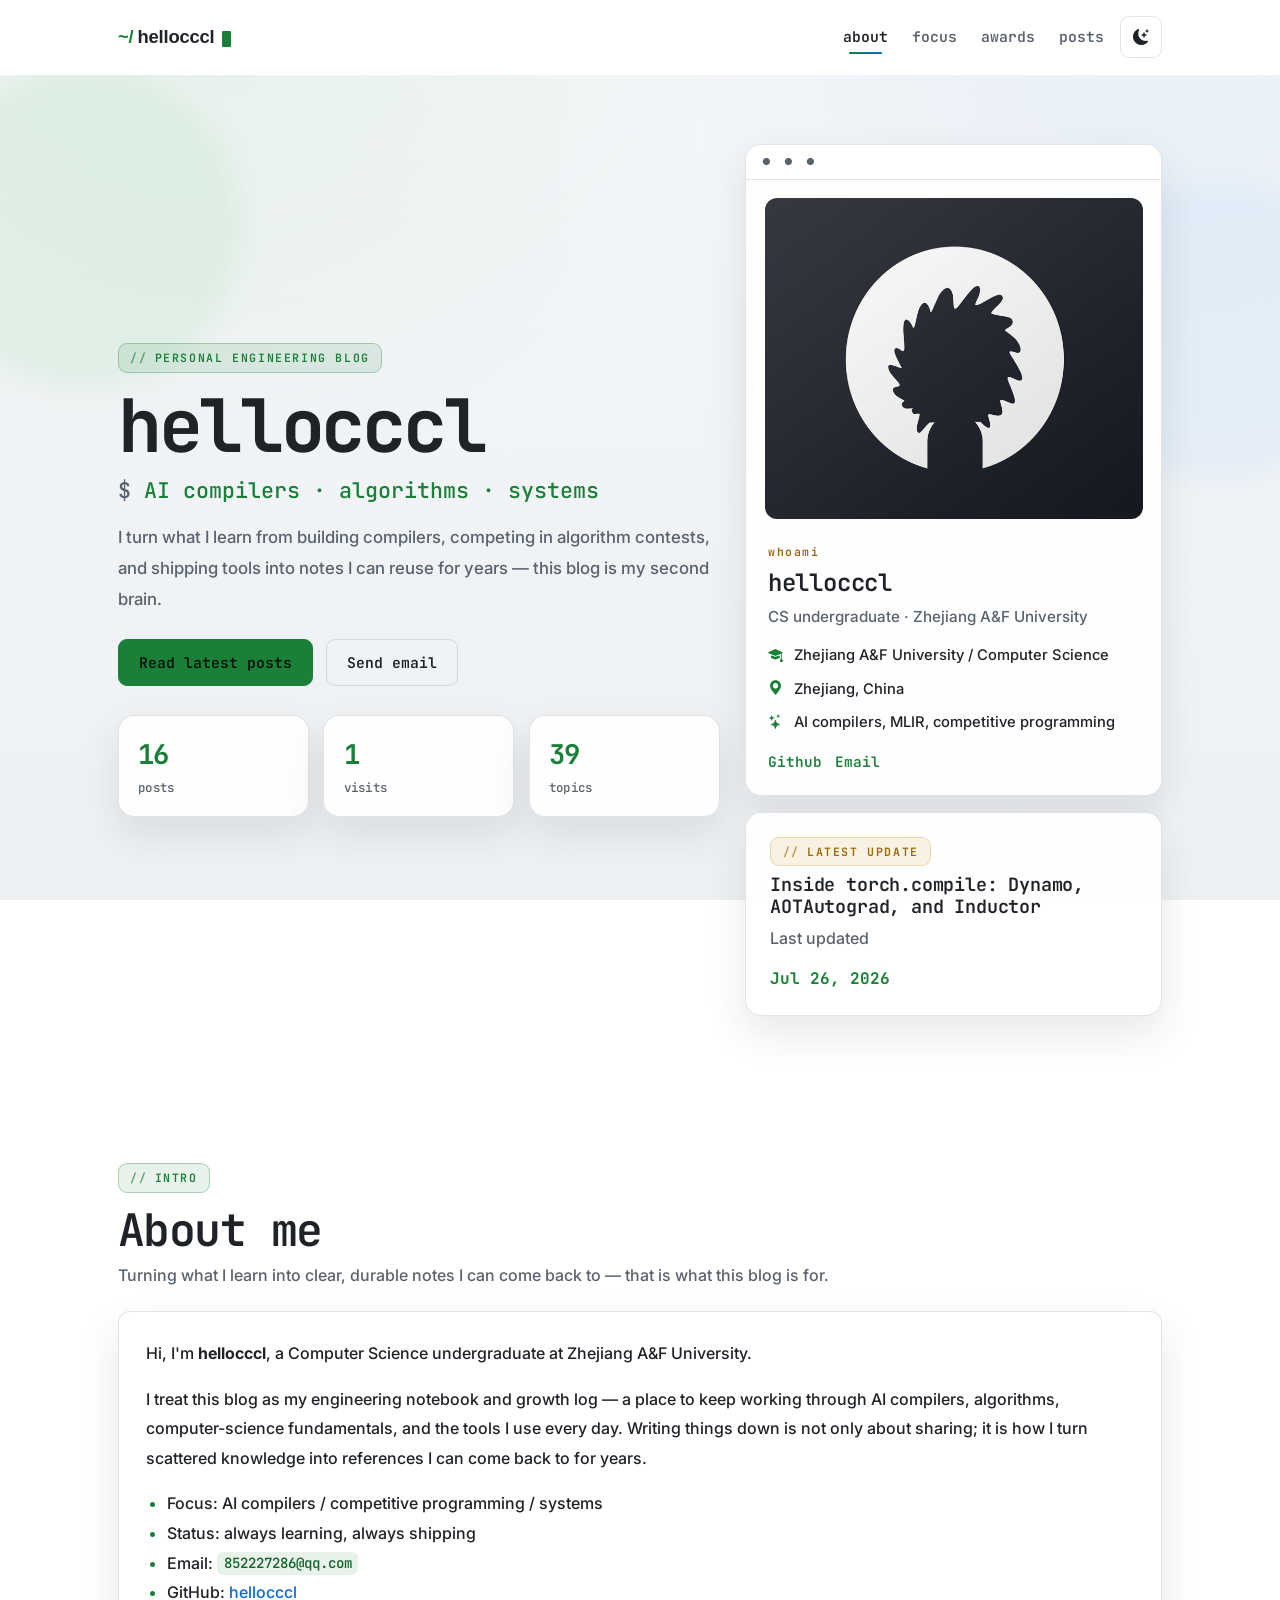
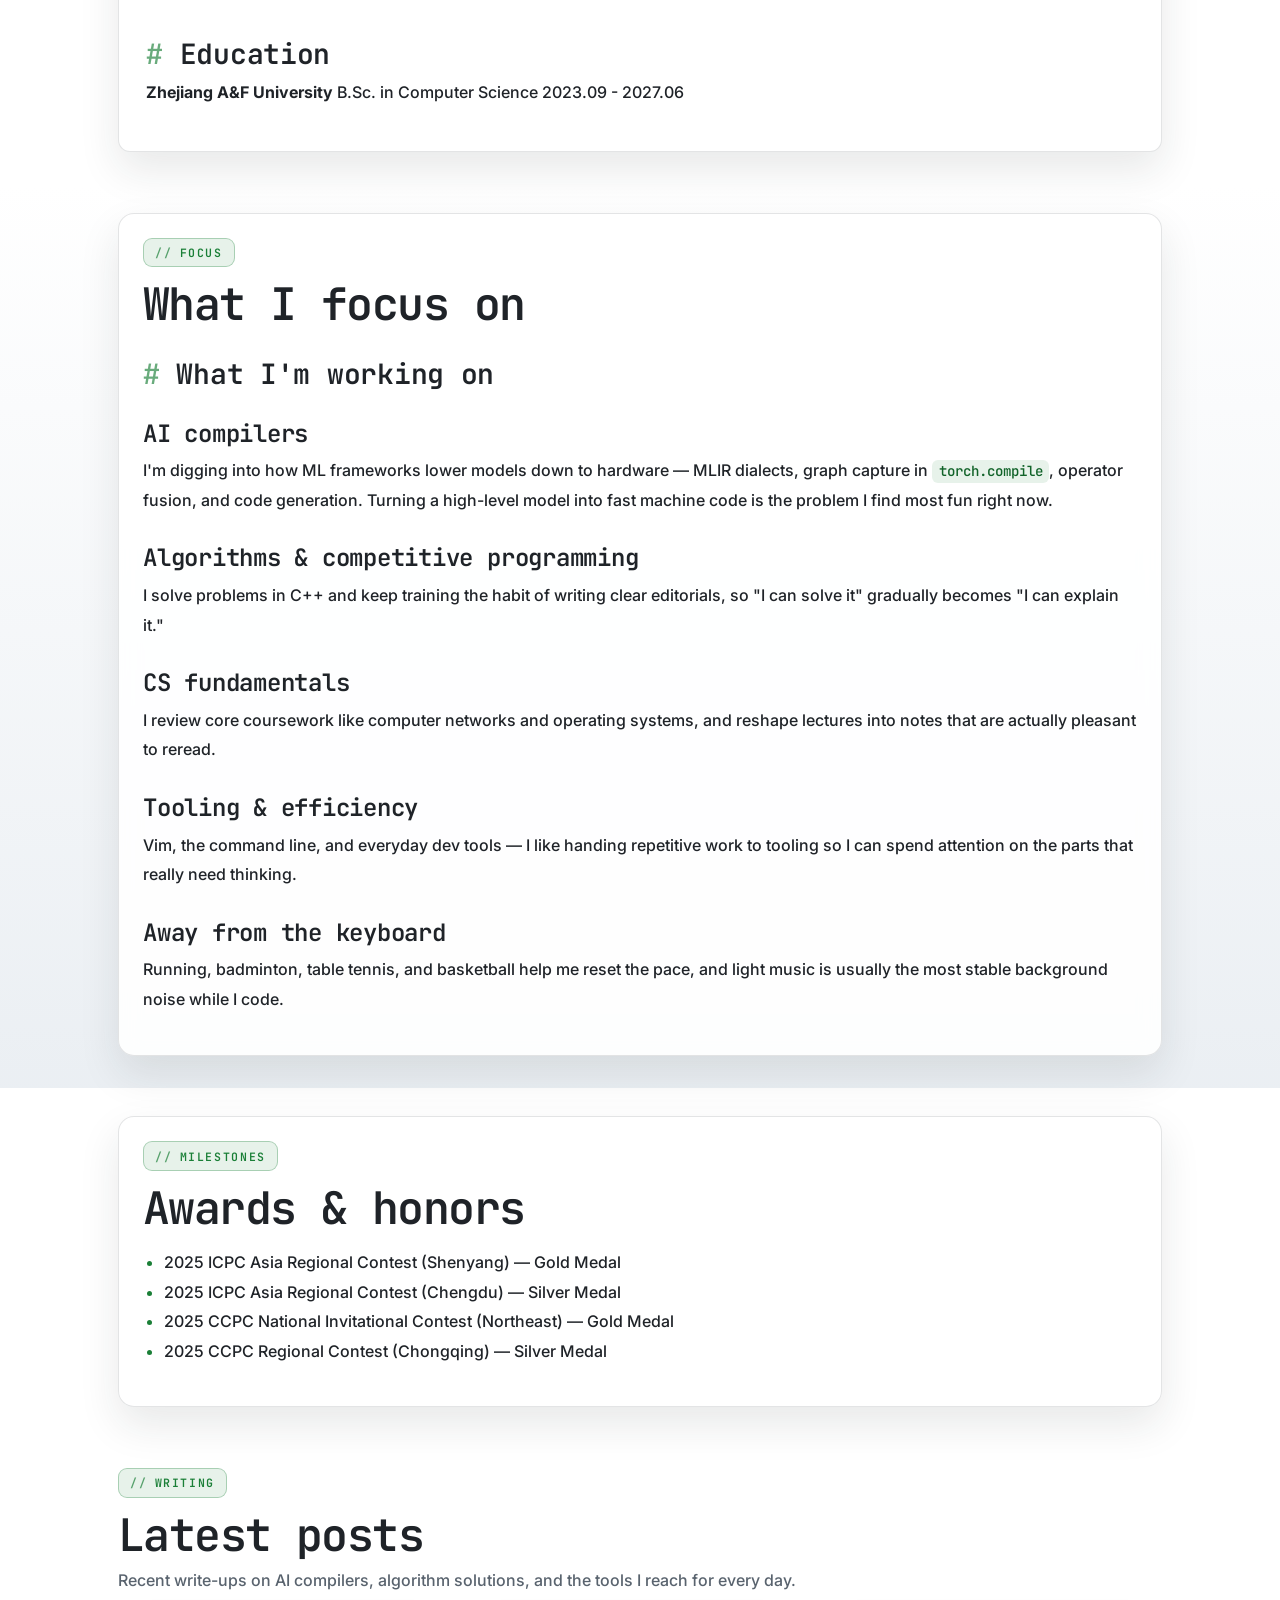
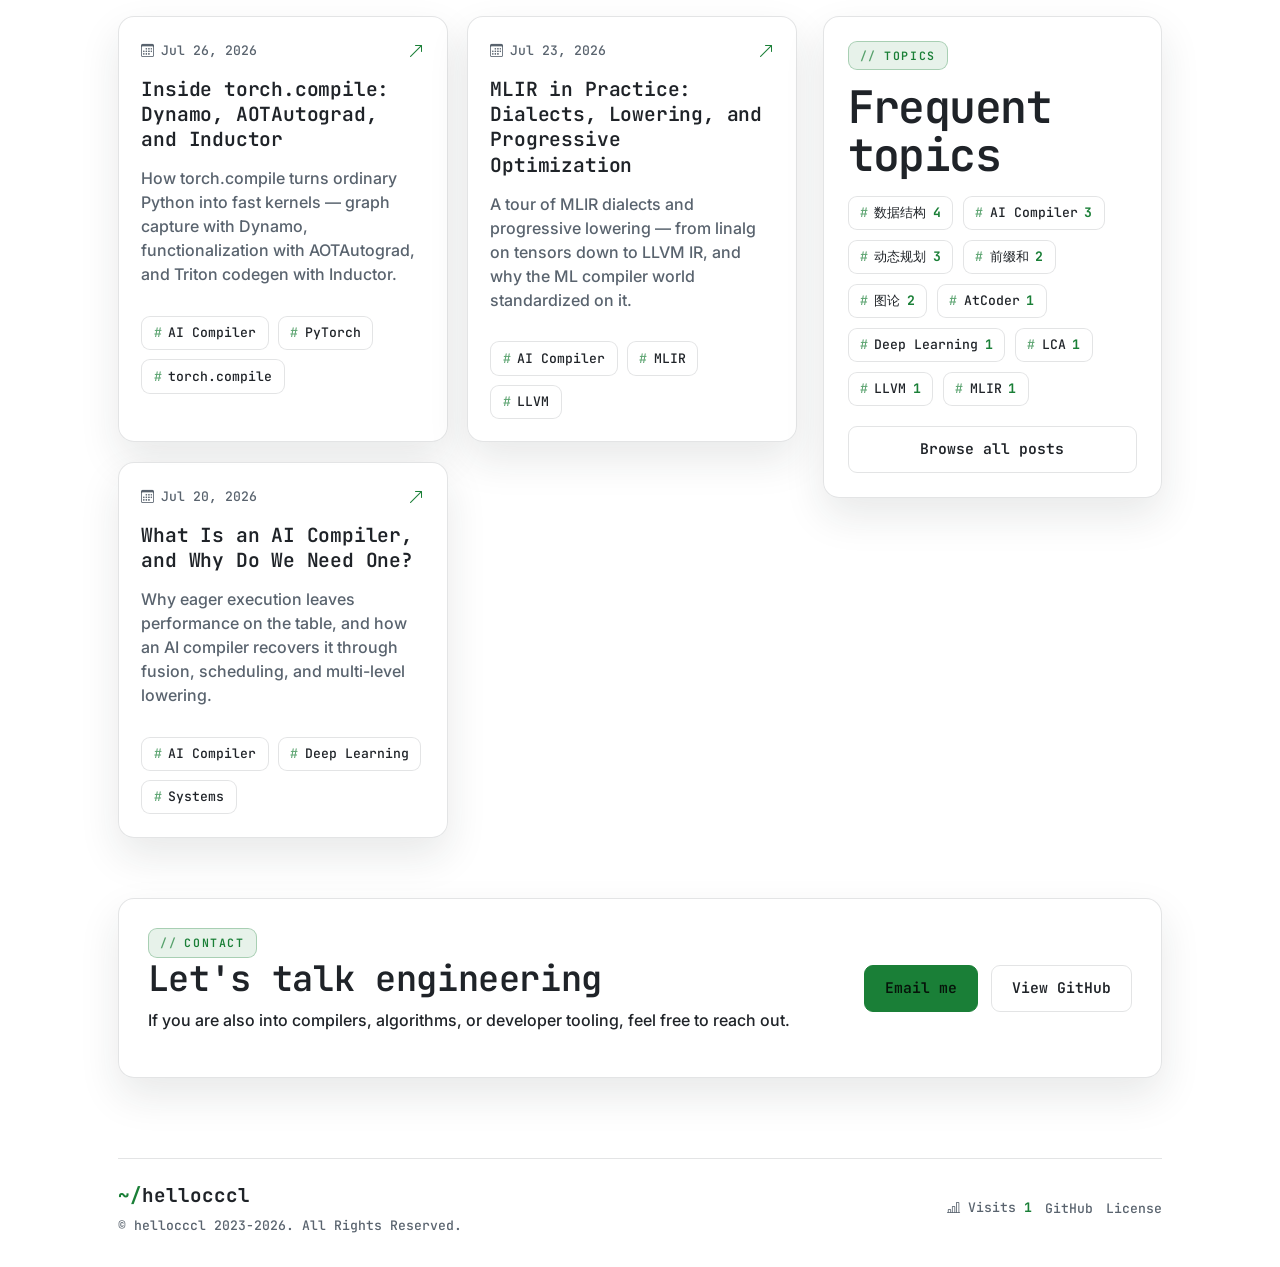
<file: index.html>
<!DOCTYPE html>
<html lang="en">

<head>
    <meta charset="utf-8" />
    <meta name="viewport" content="width=device-width, initial-scale=1, shrink-to-fit=no" />
    <meta name="description" content="Personal engineering blog of hellocccl — notes on AI compilers, algorithms, and developer tooling." />
    <meta name="author" content="hellocccl" />
    <title>hellocccl | Engineering Blog</title>

    <link rel="icon" type="image/x-icon" href="static/assets/favicon.ico" />
    <link rel="preconnect" href="https://fonts.googleapis.com" />
    <link rel="preconnect" href="https://fonts.gstatic.com" crossorigin />
    <link href="https://fonts.googleapis.com/css2?family=Inter:wght@400;500;600;700&family=JetBrains+Mono:wght@400;500;600;700&family=Noto+Sans+SC:wght@400;500;700&display=swap" rel="stylesheet" />
    <link href="https://cdn.jsdelivr.net/npm/bootstrap-icons@1.11.3/font/bootstrap-icons.css" rel="stylesheet" />
    <link href="static/css/styles.css" rel="stylesheet" />
    <link href="static/css/main.css" rel="stylesheet" />

    <script defer src="static/js/bootstrap.bundle.min.js"></script>
    <script defer src="static/js/analytics.js"></script>
    <script defer src="static/js/theme.js"></script>
    <script defer src="static/js/js-yaml.min.js"></script>
    <script defer src="static/js/site.js"></script>
    <script defer src="static/js/marked.min.js"></script>
    <script defer src="static/js/scripts.js"></script>
</head>

<body class="page-home">
    <div class="scroll-progress-track">
        <div id="scrollProgress" class="scroll-progress"></div>
    </div>

    <nav class="navbar navbar-expand-lg site-header fixed-top" id="mainNav">
        <div class="container px-4 px-lg-5">
            <a class="navbar-brand" href="#page-top" data-config="page-top-title">hellocccl</a>
            <button class="navbar-toggler" type="button" data-bs-toggle="collapse" data-bs-target="#navbarResponsive"
                aria-controls="navbarResponsive" aria-expanded="false" aria-label="Toggle navigation">
                <i class="bi bi-list"></i>
            </button>
            <div class="collapse navbar-collapse" id="navbarResponsive">
                <ul class="navbar-nav ms-auto align-items-lg-center gap-lg-2">
                    <li class="nav-item"><a class="nav-link active" href="#home">about</a></li>
                    <li class="nav-item"><a class="nav-link" href="#interests">focus</a></li>
                    <li class="nav-item"><a class="nav-link" href="#awards">awards</a></li>
                    <li class="nav-item"><a class="nav-link" href="blog.html">posts</a></li>
                    <li class="nav-item">
                        <button class="theme-toggle-btn" type="button" data-theme-toggle aria-label="Toggle theme">
                            <i class="bi bi-moon-stars-fill"></i>
                        </button>
                    </li>
                </ul>
            </div>
        </div>
    </nav>

    <main id="page-top">
        <section class="hero-section">
            <div class="hero-orb hero-orb-left"></div>
            <div class="hero-orb hero-orb-right"></div>
            <div class="container px-4 px-lg-5">
                <div class="hero-grid">
                    <div class="hero-copy reveal">
                        <span class="section-kicker">PERSONAL ENGINEERING BLOG</span>
                        <h1 class="hero-title" data-config="page-top-title">hellocccl</h1>
                        <p class="hero-subtitle" data-config="top-section-bg-text">AI compilers · algorithms · systems</p>
                        <p class="hero-description" data-config="hero-description"></p>

                        <div class="hero-actions">
                            <a class="btn btn-primary btn-pill" href="#latest-posts">Read latest posts</a>
                            <a class="btn btn-outline-primary btn-pill" data-config="email" data-config-attr="href" data-config-prefix="mailto:" href="mailto:852227286@qq.com">Send email</a>
                        </div>

                        <div class="stat-grid">
                            <article class="stat-card">
                                <span id="article-count">0</span>
                                <small>posts</small>
                            </article>
                            <article class="stat-card">
                                <span data-site-visits>0</span>
                                <small>visits</small>
                            </article>
                            <article class="stat-card">
                                <span id="tag-count">0</span>
                                <small>topics</small>
                            </article>
                        </div>
                    </div>

                    <aside class="hero-panel reveal">
                        <div class="profile-card">
                            <div class="profile-photo-shell">
                                <img class="profile-photo" src="static/assets/img/photo.png" alt="hellocccl" />
                            </div>
                            <div class="profile-copy">
                                <span class="profile-chip">whoami</span>
                                <h2 data-config="page-top-title">hellocccl</h2>
                                <p class="profile-role" data-config="hero-role"></p>
                                <ul class="profile-list">
                                    <li><i class="bi bi-mortarboard-fill"></i><span data-config="hero-education"></span></li>
                                    <li><i class="bi bi-geo-alt-fill"></i><span data-config="hero-location"></span></li>
                                    <li><i class="bi bi-stars"></i><span data-config="hero-focus"></span></li>
                                </ul>
                                <div class="profile-links">
                                    <a class="inline-link" data-config="github-url" data-config-attr="href" href="https://github.com/hellocccl">Github</a>
                                    <a class="inline-link" data-config="email" data-config-attr="href" data-config-prefix="mailto:" href="mailto:852227286@qq.com">Email</a>
                                </div>
                            </div>
                        </div>

                        <div class="summary-card">
                            <span class="section-kicker muted">LATEST UPDATE</span>
                            <h3><a id="latest-post-link" href="blog.html">Loading...</a></h3>
                            <p>Last updated</p>
                            <strong id="latest-post-date">-</strong>
                        </div>
                    </aside>
                </div>
            </div>
        </section>

        <section class="section-block" id="home">
            <div class="container px-4 px-lg-5">
                <div class="section-heading">
                    <span class="section-kicker">INTRO</span>
                    <h2 data-config="home-subtitle">About me</h2>
                    <p>Turning what I learn into clear, durable notes I can come back to — that is what this blog is for.</p>
                </div>
                <div class="content-card prose-card" id="home-md"></div>
            </div>
        </section>

        <section class="section-block section-block-muted" id="interests">
            <div class="container px-4 px-lg-5">
                <div class="content-card">
                    <div class="section-heading compact">
                        <span class="section-kicker">FOCUS</span>
                        <h2 data-config="interests-subtitle">What I focus on</h2>
                    </div>
                    <div class="prose-card embedded-prose" id="interests-md"></div>
                </div>
            </div>
        </section>

        <section class="section-block" id="awards">
            <div class="container px-4 px-lg-5">
                <div class="content-card">
                    <div class="section-heading compact">
                        <span class="section-kicker">MILESTONES</span>
                        <h2 data-config="awards-subtitle">Awards & honors</h2>
                    </div>
                    <div class="prose-card embedded-prose" id="awards-md"></div>
                </div>
            </div>
        </section>

        <section class="section-block" id="latest-posts">
            <div class="container px-4 px-lg-5">
                <div class="section-heading">
                    <span class="section-kicker">WRITING</span>
                    <h2 data-config="latest-posts-subtitle">Latest posts</h2>
                    <p>Recent write-ups on AI compilers, algorithm solutions, and the tools I reach for every day.</p>
                </div>

                <div class="content-showcase">
                    <div class="article-grid" id="latest-posts-list"></div>
                    <aside class="sidebar-card">
                        <div class="section-heading compact">
                            <span class="section-kicker">TOPICS</span>
                            <h3>Frequent topics</h3>
                        </div>
                        <div class="topic-cloud" id="topic-cloud"></div>
                        <a class="btn btn-outline-primary btn-pill w-100" href="blog.html">Browse all posts</a>
                    </aside>
                </div>
            </div>
        </section>

        <section class="section-block section-block-accent" id="contact">
            <div class="container px-4 px-lg-5">
                <div class="contact-card">
                    <div>
                        <span class="section-kicker">CONTACT</span>
                        <h2 data-config="contact-title">Let's talk engineering</h2>
                        <p data-config="contact-description"></p>
                    </div>
                    <div class="contact-actions">
                        <a class="btn btn-primary btn-pill" data-config="email" data-config-attr="href" data-config-prefix="mailto:" href="mailto:852227286@qq.com">Email me</a>
                        <a class="btn btn-outline-primary btn-pill" data-config="github-url" data-config-attr="href" href="https://github.com/hellocccl">View GitHub</a>
                    </div>
                </div>
            </div>
        </section>
    </main>

    <footer class="site-footer">
        <div class="container px-4 px-lg-5">
            <div class="footer-inner">
                <div>
                    <div class="footer-title" data-config="page-top-title">hellocccl</div>
                    <p class="footer-text" data-config="copyright-text"></p>
                </div>
                <div class="footer-meta">
                    <span><i class="bi bi-bar-chart-line"></i> Visits <strong data-site-visits>0</strong></span>
                    <a data-config="github-url" data-config-attr="href" href="https://github.com/hellocccl">
                        <span data-config="github-label">Github</span>
                    </a>
                    <a data-config="license-url" data-config-attr="href" href="https://github.com/hellocccl/hellocccl.github.io/blob/main/LICENSE">
                        <span data-config="license-label">License</span>
                    </a>
                </div>
            </div>
        </div>
    </footer>

    <button id="backToTop" class="back-to-top" type="button" aria-label="Back to top">
        <i class="bi bi-arrow-up"></i>
    </button>
</body>

</html>
</file>
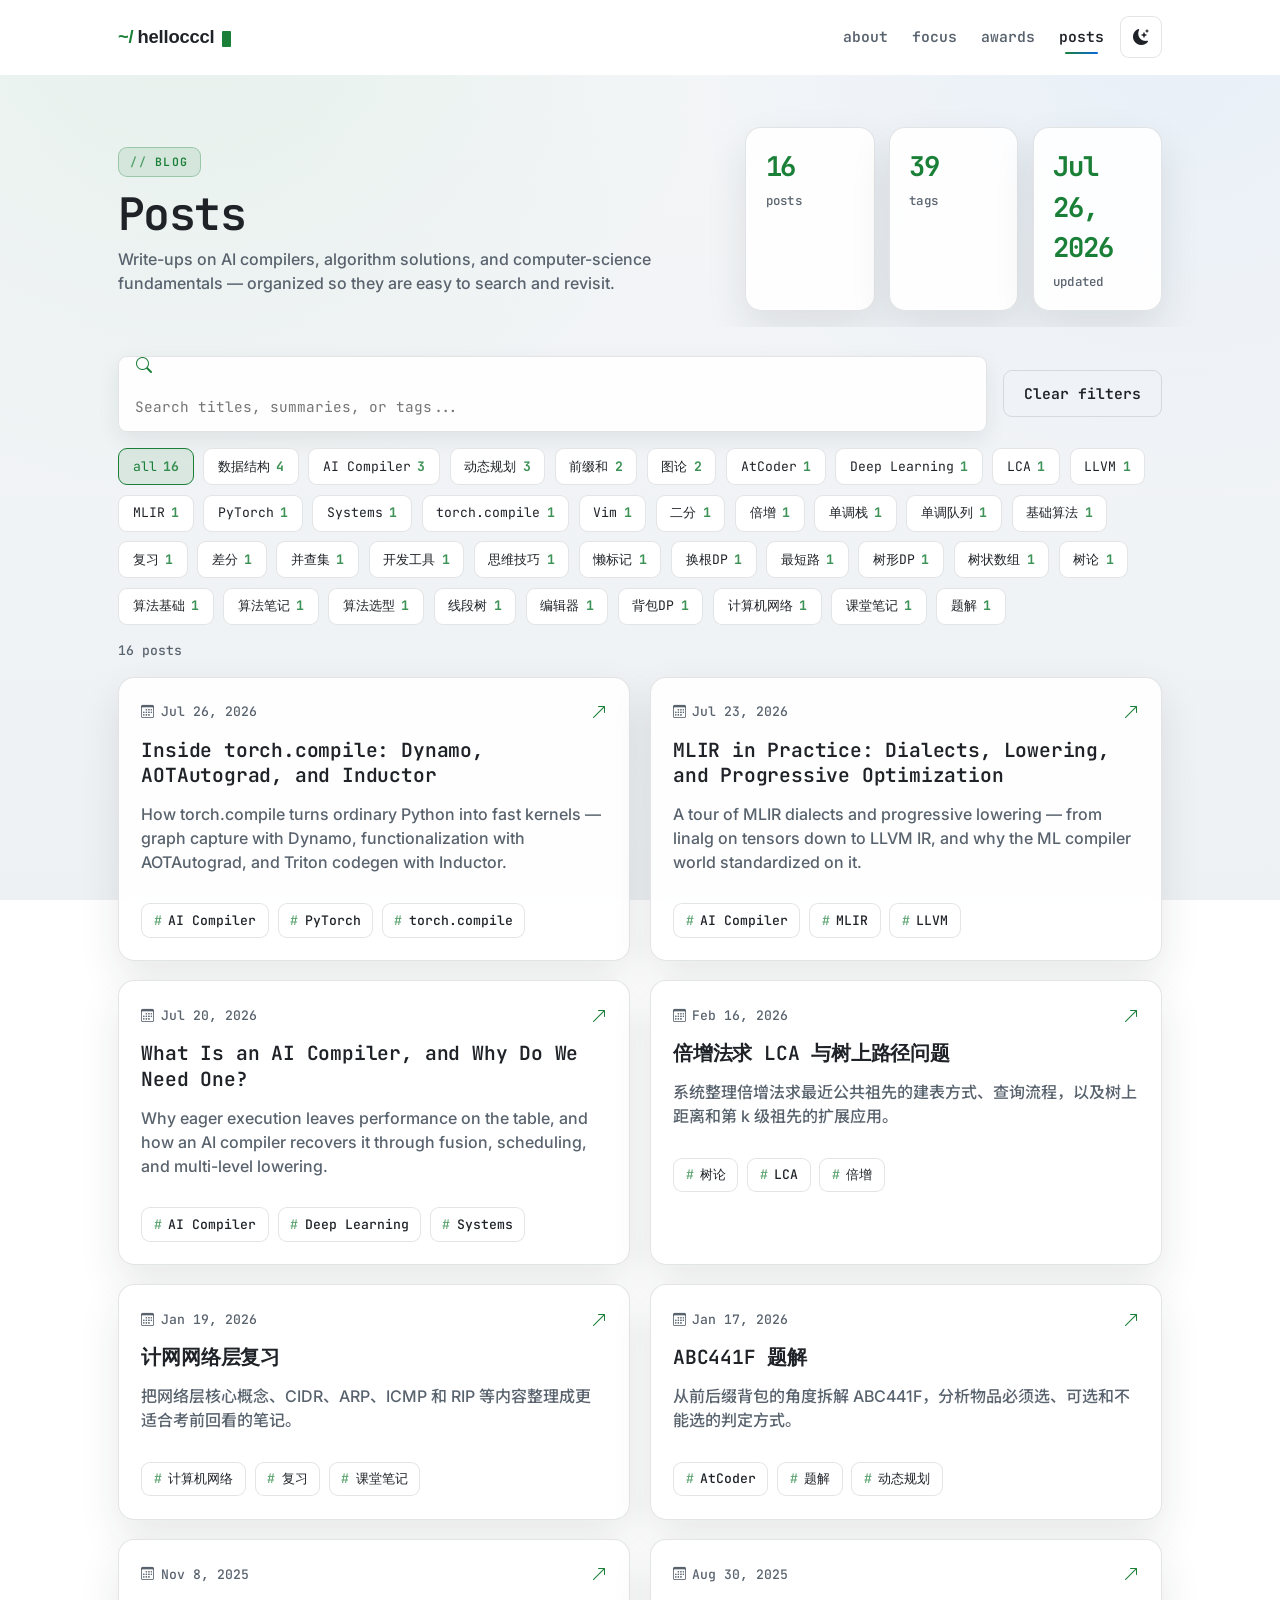
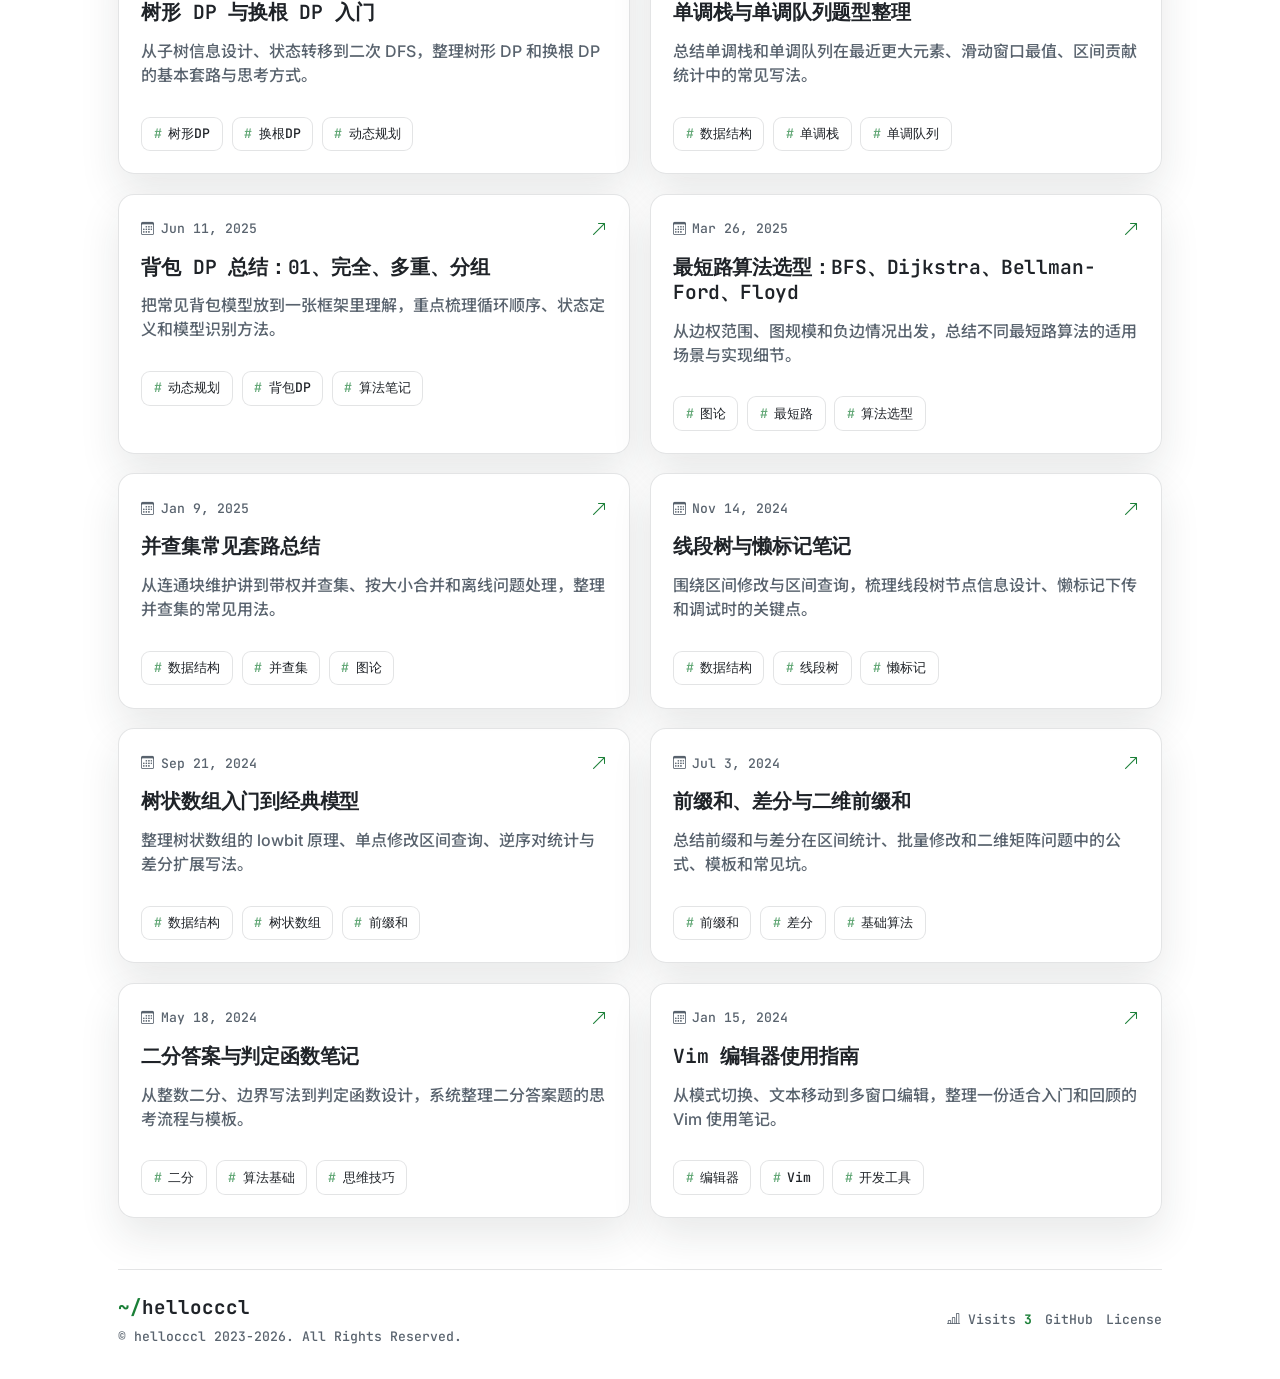
<file: blog.html>
<!DOCTYPE html>
<html lang="en">

<head>
    <meta charset="utf-8" />
    <meta name="viewport" content="width=device-width, initial-scale=1, shrink-to-fit=no" />
    <meta name="description" content="Articles by hellocccl on AI compilers, algorithms, and systems." />
    <meta name="author" content="hellocccl" />
    <title>hellocccl | Posts</title>

    <link rel="icon" type="image/x-icon" href="static/assets/favicon.ico" />
    <link rel="preconnect" href="https://fonts.googleapis.com" />
    <link rel="preconnect" href="https://fonts.gstatic.com" crossorigin />
    <link href="https://fonts.googleapis.com/css2?family=Inter:wght@400;500;600;700&family=JetBrains+Mono:wght@400;500;600;700&family=Noto+Sans+SC:wght@400;500;700&display=swap" rel="stylesheet" />
    <link href="https://cdn.jsdelivr.net/npm/bootstrap-icons@1.11.3/font/bootstrap-icons.css" rel="stylesheet" />
    <link href="static/css/styles.css" rel="stylesheet" />
    <link href="static/css/main.css" rel="stylesheet" />

    <script defer src="static/js/bootstrap.bundle.min.js"></script>
    <script defer src="static/js/analytics.js"></script>
    <script defer src="static/js/theme.js"></script>
    <script defer src="static/js/js-yaml.min.js"></script>
    <script defer src="static/js/site.js"></script>
    <script defer src="static/js/blog.js"></script>
</head>

<body class="page-blog">
    <div class="scroll-progress-track">
        <div id="scrollProgress" class="scroll-progress"></div>
    </div>

    <nav class="navbar navbar-expand-lg site-header fixed-top" id="mainNav">
        <div class="container px-4 px-lg-5">
            <a class="navbar-brand" href="index.html" data-config="page-top-title">hellocccl</a>
            <button class="navbar-toggler" type="button" data-bs-toggle="collapse" data-bs-target="#navbarResponsive"
                aria-controls="navbarResponsive" aria-expanded="false" aria-label="Toggle navigation">
                <i class="bi bi-list"></i>
            </button>
            <div class="collapse navbar-collapse" id="navbarResponsive">
                <ul class="navbar-nav ms-auto align-items-lg-center gap-lg-2">
                    <li class="nav-item"><a class="nav-link" href="index.html#home">about</a></li>
                    <li class="nav-item"><a class="nav-link" href="index.html#interests">focus</a></li>
                    <li class="nav-item"><a class="nav-link" href="index.html#awards">awards</a></li>
                    <li class="nav-item"><a class="nav-link active" href="blog.html">posts</a></li>
                    <li class="nav-item">
                        <button class="theme-toggle-btn" type="button" data-theme-toggle aria-label="Toggle theme">
                            <i class="bi bi-moon-stars-fill"></i>
                        </button>
                    </li>
                </ul>
            </div>
        </div>
    </nav>

    <main class="page-main">
        <section class="page-hero">
            <div class="container px-4 px-lg-5">
                <div class="page-hero-grid">
                    <div class="page-hero-copy">
                        <span class="section-kicker">BLOG</span>
                        <h1 data-config="blog-title">Posts</h1>
                        <p data-config="blog-description"></p>
                    </div>

                    <div class="mini-stat-grid">
                        <article class="mini-stat-card">
                            <span id="blog-total-count">0</span>
                            <small>posts</small>
                        </article>
                        <article class="mini-stat-card">
                            <span id="blog-total-tags">0</span>
                            <small>tags</small>
                        </article>
                        <article class="mini-stat-card">
                            <span id="latest-post-date">-</span>
                            <small>updated</small>
                        </article>
                    </div>
                </div>
            </div>
        </section>

        <section class="section-block">
            <div class="container px-4 px-lg-5">
                <div class="filter-panel">
                    <div class="search-shell">
                        <i class="bi bi-search"></i>
                        <input type="text" id="article-search" class="search-input" placeholder="Search titles, summaries, or tags..." />
                    </div>
                    <button id="clear-filters" class="btn btn-outline-primary btn-pill" type="button">Clear filters</button>
                </div>

                <div class="tag-filter-wrap">
                    <div class="filter-chip-group" id="tag-filters"></div>
                    <p class="articles-summary" id="articles-summary">0 posts</p>
                </div>

                <div class="article-grid" id="articles-list">
                    <div class="empty-state">
                        <i class="bi bi-hourglass-split"></i>
                        <h3>Loading posts</h3>
                        <p>Just a moment.</p>
                    </div>
                </div>
            </div>
        </section>
    </main>

    <footer class="site-footer">
        <div class="container px-4 px-lg-5">
            <div class="footer-inner">
                <div>
                    <div class="footer-title" data-config="page-top-title">hellocccl</div>
                    <p class="footer-text" data-config="copyright-text"></p>
                </div>
                <div class="footer-meta">
                    <span><i class="bi bi-bar-chart-line"></i> Visits <strong data-site-visits>0</strong></span>
                    <a data-config="github-url" data-config-attr="href" href="https://github.com/hellocccl">
                        <span data-config="github-label">Github</span>
                    </a>
                    <a data-config="license-url" data-config-attr="href" href="https://github.com/hellocccl/hellocccl.github.io/blob/main/LICENSE">
                        <span data-config="license-label">License</span>
                    </a>
                </div>
            </div>
        </div>
    </footer>

    <button id="backToTop" class="back-to-top" type="button" aria-label="Back to top">
        <i class="bi bi-arrow-up"></i>
    </button>
</body>

</html>
</file>
<file: static/css/main.css>
/* ==========================================================================
   hellocccl.github.io — terminal-inspired theme
   Dark-first, monospace-accented, tuned for a developer audience.
   Class names intentionally match the markup so no HTML/JS changes are forced.
   ========================================================================== */

:root {
    /* Dark is the primary experience; :root defaults to dark tokens. */
    --bg: #0b0f14;
    --bg-end: #0d1117;
    --bg-muted: #10161d;
    --surface: rgba(19, 26, 33, 0.86);
    --surface-strong: #141b22;
    --surface-soft: rgba(28, 37, 46, 0.6);
    --muted-fill: rgba(18, 25, 32, 0.66);
    --code-surface: #0a0e13;

    --text: #e6edf3;
    --text-muted: #8b98a5;
    --line: rgba(139, 152, 165, 0.16);

    --accent: #3fb950;          /* terminal green */
    --accent-strong: #56d364;
    --accent-soft: rgba(63, 185, 80, 0.14);
    --accent-border: rgba(63, 185, 80, 0.34);
    --warm: #d29922;            /* amber for secondary highlights */
    --info: #58a6ff;            /* prompt / link blue */

    --shadow-lg: 0 30px 90px rgba(0, 0, 0, 0.55);
    --shadow-md: 0 20px 48px rgba(0, 0, 0, 0.42);
    --shadow-sm: 0 10px 28px rgba(0, 0, 0, 0.34);

    --radius-xl: 20px;
    --radius-lg: 16px;
    --radius-md: 12px;
    --radius-sm: 9px;
    --header-height: 84px;

    --font-mono: "JetBrains Mono", "Fira Code", "SFMono-Regular", "Cascadia Code", Menlo, Consolas, monospace;
    --font-sans: "Inter", "Noto Sans SC", -apple-system, "Segoe UI", sans-serif;
}

[data-theme="light"] {
    --bg: #f4f6f8;
    --bg-end: #eef1f4;
    --bg-muted: #e7ebef;
    --surface: rgba(255, 255, 255, 0.9);
    --surface-strong: #ffffff;
    --surface-soft: rgba(255, 255, 255, 0.7);
    --muted-fill: rgba(226, 232, 238, 0.7);
    --code-surface: #0d1117;

    --text: #1f2328;
    --text-muted: #59636e;
    --line: rgba(31, 35, 40, 0.12);

    --accent: #1a7f37;
    --accent-strong: #116329;
    --accent-soft: rgba(26, 127, 55, 0.1);
    --accent-border: rgba(26, 127, 55, 0.3);
    --warm: #9a6700;
    --info: #0969da;

    --shadow-lg: 0 28px 70px rgba(31, 35, 40, 0.14);
    --shadow-md: 0 18px 40px rgba(31, 35, 40, 0.1);
    --shadow-sm: 0 8px 22px rgba(31, 35, 40, 0.08);
}

* {
    scrollbar-width: thin;
    scrollbar-color: var(--line) transparent;
}

html {
    scroll-padding-top: calc(var(--header-height) + 16px);
}

body {
    min-height: 100vh;
    color: var(--text);
    background:
        radial-gradient(circle at 15% -5%, rgba(63, 185, 80, 0.08), transparent 38%),
        radial-gradient(circle at 92% 0%, rgba(88, 166, 255, 0.08), transparent 34%),
        linear-gradient(180deg, var(--bg) 0%, var(--bg-end) 100%);
    background-attachment: fixed;
    font-family: var(--font-sans);
    -webkit-font-smoothing: antialiased;
    transition: background-color 0.25s ease, color 0.25s ease;
}

h1, h2, h3, h4, h5, h6,
.navbar-brand,
.section-kicker,
.hero-title,
.article-card h3 {
    font-family: var(--font-mono);
    letter-spacing: -0.01em;
}

a {
    color: var(--accent);
    text-decoration: none;
    transition: color 0.18s ease;
}

a:hover {
    color: var(--accent-strong);
}

::selection {
    background: var(--accent-soft);
    color: var(--text);
}

/* --- Scroll progress + header ------------------------------------------- */

.scroll-progress-track {
    position: fixed;
    inset: 0 0 auto;
    z-index: 1100;
    height: 3px;
    background: transparent;
}

.scroll-progress {
    width: 0;
    height: 100%;
    background: linear-gradient(90deg, var(--accent), var(--info));
    box-shadow: 0 0 18px rgba(63, 185, 80, 0.5);
}

.site-header {
    padding: 0.85rem 0;
    background: color-mix(in srgb, var(--bg) 82%, transparent);
    backdrop-filter: blur(14px);
    border-bottom: 1px solid transparent;
    transition: background-color 0.25s ease, border-color 0.25s ease, box-shadow 0.25s ease;
}

.site-header.scrolled {
    border-color: var(--line);
    box-shadow: var(--shadow-sm);
}

.navbar-brand {
    font-weight: 700;
    font-size: 1.15rem;
    color: var(--text) !important;
    display: inline-flex;
    align-items: center;
    gap: 0.1rem;
}

.navbar-brand::before {
    content: "~/";
    color: var(--accent);
    margin-right: 0.15rem;
}

.navbar-brand::after {
    content: "";
    display: inline-block;
    width: 0.55rem;
    height: 1.05rem;
    margin-left: 0.35rem;
    background: var(--accent);
    border-radius: 1px;
    transform: translateY(2px);
    animation: caret-blink 1.15s steps(1) infinite;
}

.navbar-toggler {
    border: 1px solid var(--line);
    color: var(--text);
    background: var(--surface-soft);
    border-radius: var(--radius-sm);
    padding: 0.55rem 0.8rem;
}

.navbar-toggler:focus {
    box-shadow: 0 0 0 3px var(--accent-soft);
}

.site-header .nav-link {
    color: var(--text-muted) !important;
    font-weight: 500;
    font-family: var(--font-mono);
    font-size: 0.92rem;
    position: relative;
}

.site-header .nav-link:hover,
.site-header .nav-link.active {
    color: var(--text) !important;
}

.site-header .nav-link.active::after {
    content: "";
    position: absolute;
    left: 0.85rem;
    right: 0.85rem;
    bottom: 0.15rem;
    height: 2px;
    border-radius: 999px;
    background: linear-gradient(90deg, var(--accent), var(--info));
}

.theme-toggle-btn {
    width: 42px;
    height: 42px;
    border: 1px solid var(--line);
    border-radius: var(--radius-sm);
    background: var(--surface-soft);
    color: var(--text);
    display: inline-flex;
    align-items: center;
    justify-content: center;
    transition: transform 0.2s ease, border-color 0.2s ease, background 0.2s ease;
}

.theme-toggle-btn:hover {
    transform: translateY(-2px);
    border-color: var(--accent);
    background: var(--surface-strong);
}

@keyframes caret-blink {
    0%, 50% { opacity: 1; }
    50.01%, 100% { opacity: 0; }
}

/* --- Layout primitives --------------------------------------------------- */

.page-main {
    padding-top: calc(var(--header-height) + 8px);
}

.hero-section,
.page-hero {
    position: relative;
    overflow: hidden;
}

.hero-section {
    padding: 4rem 0 2.4rem;
}

.hero-orb {
    position: absolute;
    border-radius: 50%;
    filter: blur(14px);
    opacity: 0.55;
}

.hero-orb-left {
    width: 320px;
    height: 320px;
    background: rgba(63, 185, 80, 0.14);
    top: 6%;
    left: -6%;
}

.hero-orb-right {
    width: 300px;
    height: 300px;
    background: rgba(88, 166, 255, 0.13);
    top: 16%;
    right: -7%;
}

.hero-grid,
.page-hero-grid,
.split-grid,
.content-showcase,
.contact-card,
.article-layout {
    display: grid;
    gap: 1.6rem;
}

.hero-grid {
    grid-template-columns: minmax(0, 1.3fr) minmax(320px, 0.9fr);
    align-items: center;
}

.hero-copy,
.page-hero-copy {
    max-width: 760px;
}

.section-kicker {
    display: inline-flex;
    align-items: center;
    gap: 0.45rem;
    padding: 0.32rem 0.7rem;
    border-radius: var(--radius-sm);
    background: var(--accent-soft);
    color: var(--accent);
    font-size: 0.72rem;
    font-weight: 600;
    letter-spacing: 0.14em;
    text-transform: uppercase;
    border: 1px solid var(--accent-border);
}

.section-kicker::before {
    content: "// ";
    opacity: 0.7;
}

.section-kicker.muted {
    color: var(--warm);
    background: rgba(210, 153, 34, 0.12);
    border-color: rgba(210, 153, 34, 0.3);
}

.hero-title {
    margin: 1.1rem 0 0.7rem;
    font-size: clamp(2.6rem, 6vw, 4.6rem);
    font-weight: 700;
    letter-spacing: -0.045em;
    line-height: 0.98;
}

.hero-subtitle {
    margin: 0 0 1rem;
    font-size: clamp(1rem, 2vw, 1.35rem);
    color: var(--accent);
    font-weight: 500;
    font-family: var(--font-mono);
}

.hero-subtitle::before {
    content: "$ ";
    color: var(--text-muted);
}

.hero-description,
.page-hero-copy p,
.section-heading p,
.footer-text,
.article-card-description,
.mini-stat-card small,
.stat-card small,
.summary-card p {
    color: var(--text-muted);
}

.hero-description {
    max-width: 640px;
    font-size: 1.05rem;
    line-height: 1.85;
}

.hero-actions,
.profile-links,
.contact-actions,
.footer-meta {
    display: flex;
    flex-wrap: wrap;
    gap: 0.8rem;
}

.hero-actions {
    margin-top: 1.5rem;
}

.btn-pill {
    border-radius: var(--radius-sm);
    padding: 0.72rem 1.25rem;
    font-weight: 600;
    font-family: var(--font-mono);
    font-size: 0.92rem;
    box-shadow: none !important;
}

.btn-primary {
    --bs-btn-bg: var(--accent);
    --bs-btn-border-color: var(--accent);
    --bs-btn-color: #06140a;
    --bs-btn-hover-bg: var(--accent-strong);
    --bs-btn-hover-border-color: var(--accent-strong);
    --bs-btn-hover-color: #06140a;
    --bs-btn-active-bg: var(--accent-strong);
    --bs-btn-active-border-color: var(--accent-strong);
}

.btn-outline-primary {
    --bs-btn-color: var(--text);
    --bs-btn-border-color: var(--line);
    --bs-btn-bg: transparent;
    --bs-btn-hover-bg: var(--surface-strong);
    --bs-btn-hover-color: var(--text);
    --bs-btn-hover-border-color: var(--accent);
    --bs-btn-active-bg: var(--surface-strong);
    --bs-btn-active-border-color: var(--accent);
}

/* --- Cards --------------------------------------------------------------- */

.stat-grid,
.mini-stat-grid {
    display: grid;
    gap: 0.9rem;
}

.stat-grid {
    grid-template-columns: repeat(3, minmax(0, 1fr));
    margin-top: 1.8rem;
}

.stat-card,
.mini-stat-card,
.summary-card,
.content-card,
.sidebar-card,
.profile-card,
.article-card,
.contact-card {
    border: 1px solid var(--line);
    background: var(--surface);
    backdrop-filter: blur(10px);
    box-shadow: var(--shadow-md);
}

.stat-card,
.mini-stat-card,
.summary-card,
.content-card,
.sidebar-card,
.contact-card {
    border-radius: var(--radius-lg);
}

.stat-card,
.mini-stat-card {
    padding: 1.1rem 1.2rem;
}

.stat-card span,
.mini-stat-card span {
    display: block;
    font-family: var(--font-mono);
    font-size: 1.7rem;
    font-weight: 700;
    letter-spacing: -0.04em;
    color: var(--accent);
}

.stat-card small,
.mini-stat-card small {
    font-family: var(--font-mono);
    font-size: 0.78rem;
    letter-spacing: 0.02em;
}

/* --- Profile card (terminal window look) -------------------------------- */

.profile-card {
    border-radius: var(--radius-lg);
    padding: 0;
    overflow: hidden;
}

.profile-card::before {
    content: "● ● ●";
    display: block;
    padding: 0.6rem 1rem;
    letter-spacing: 0.3rem;
    font-size: 0.6rem;
    color: var(--text-muted);
    background: var(--surface-strong);
    border-bottom: 1px solid var(--line);
}

.profile-photo-shell {
    position: relative;
    aspect-ratio: 4 / 3.4;
    margin: 1.15rem 1.15rem 1.2rem;
    border-radius: var(--radius-md);
    overflow: hidden;
    background: linear-gradient(150deg, rgba(63, 185, 80, 0.18), rgba(88, 166, 255, 0.18));
}

.profile-photo {
    width: 100%;
    height: 100%;
    object-fit: cover;
}

.profile-copy {
    padding: 0 1.35rem 1.4rem;
}

.profile-chip {
    color: var(--warm);
    font-size: 0.72rem;
    font-weight: 600;
    font-family: var(--font-mono);
    letter-spacing: 0.14em;
}

.profile-copy h2 {
    margin: 0.4rem 0 0.5rem;
    font-size: 1.5rem;
}

.profile-role {
    margin-bottom: 1rem;
    color: var(--text-muted);
    font-size: 0.95rem;
}

.profile-list {
    margin: 0 0 1.1rem;
    padding: 0;
    list-style: none;
    display: grid;
    gap: 0.7rem;
}

.profile-list li {
    display: flex;
    align-items: flex-start;
    gap: 0.7rem;
    color: var(--text);
    font-size: 0.92rem;
}

.profile-list i,
.back-link i,
.empty-state i {
    color: var(--accent);
}

.inline-link {
    font-weight: 600;
    font-family: var(--font-mono);
    font-size: 0.9rem;
}

.summary-card,
.sidebar-card,
.content-card {
    padding: 1.5rem;
}

.summary-card h3 {
    font-size: 1.15rem;
    margin: 0.5rem 0;
}

.summary-card h3 a {
    color: inherit;
}

.summary-card h3 a:hover {
    color: var(--accent);
}

.summary-card strong {
    font-family: var(--font-mono);
    color: var(--accent);
}

/* --- Section blocks + headings ------------------------------------------ */

.section-block {
    padding: 1.8rem 0 2rem;
}

.section-block-muted {
    background: linear-gradient(180deg, transparent, var(--muted-fill));
}

.section-block-accent {
    padding-bottom: 3.8rem;
}

.section-heading {
    margin-bottom: 1.5rem;
}

.section-heading h2,
.section-heading h3,
.page-hero h1,
.article-hero h1 {
    margin: 0.8rem 0 0.55rem;
    font-size: clamp(1.8rem, 3.6vw, 2.8rem);
    line-height: 1.08;
    letter-spacing: -0.035em;
}

.section-heading.compact {
    margin-bottom: 1rem;
}

/* --- Prose --------------------------------------------------------------- */

.prose-card {
    padding: 1.7rem;
    border-radius: var(--radius-md);
    background: var(--surface-strong);
    border: 1px solid var(--line);
}

.embedded-prose {
    padding: 0;
    border: 0;
    box-shadow: none;
    background: transparent;
}

.prose-card,
.prose-card p,
.prose-card li,
.prose-card td,
.prose-card th {
    font-size: 1rem;
    line-height: 1.85;
}

.prose-card h2,
.prose-card h3,
.prose-card h4 {
    margin-top: 1.8rem;
    color: var(--text);
    scroll-margin-top: calc(var(--header-height) + 20px);
}

.prose-card h2 {
    padding-bottom: 0.4rem;
    border-bottom: 1px solid var(--line);
}

.prose-card h2::before,
.prose-card h3::before {
    content: "# ";
    color: var(--accent);
    opacity: 0.65;
}

.prose-card hr {
    border-color: var(--line);
    opacity: 1;
    margin: 2rem 0;
}

.prose-card ul,
.prose-card ol {
    padding-left: 1.3rem;
}

.prose-card li::marker {
    color: var(--accent);
}

.prose-card a {
    color: var(--info);
    border-bottom: 1px solid transparent;
}

.prose-card a:hover {
    border-bottom-color: var(--info);
}

.prose-card blockquote {
    padding: 0.85rem 1.1rem;
    margin: 1.25rem 0;
    border-left: 3px solid var(--accent);
    background: var(--accent-soft);
    border-radius: 0 var(--radius-sm) var(--radius-sm) 0;
    color: var(--text-muted);
}

.prose-card code {
    padding: 0.15rem 0.42rem;
    border-radius: 6px;
    background: var(--accent-soft);
    color: var(--accent-strong);
    font-family: var(--font-mono);
    font-size: 0.88em;
}

.prose-card pre {
    position: relative;
    overflow: auto;
    padding: 1.2rem;
    border-radius: var(--radius-md);
    background: var(--code-surface);
    border: 1px solid var(--line);
    font-size: 0.9rem;
    line-height: 1.7;
}

.prose-card pre code {
    padding: 0;
    background: transparent;
    color: #c9d1d9;
    font-size: inherit;
}

.prose-card table {
    width: 100%;
    border-collapse: collapse;
    overflow: hidden;
    border-radius: var(--radius-sm);
    border: 1px solid var(--line);
    font-size: 0.95rem;
}

.prose-card thead {
    background: var(--surface-soft);
}

.prose-card th,
.prose-card td {
    padding: 0.7rem 1rem;
    border: 1px solid var(--line);
    text-align: left;
}

.split-grid {
    grid-template-columns: repeat(2, minmax(0, 1fr));
}

.content-showcase {
    grid-template-columns: minmax(0, 1.4fr) minmax(260px, 0.7fr);
    align-items: start;
}

/* --- Chips, tags, topic cloud ------------------------------------------- */

.topic-cloud {
    display: flex;
    flex-wrap: wrap;
    gap: 0.6rem;
    margin: 1rem 0 1.2rem;
}

.topic-chip,
.tag-pill,
.filter-chip {
    display: inline-flex;
    align-items: center;
    gap: 0.4rem;
    border: 1px solid var(--line);
    border-radius: var(--radius-sm);
    background: var(--surface-strong);
    color: var(--text);
    font-family: var(--font-mono);
    font-size: 0.82rem;
    transition: transform 0.18s ease, border-color 0.18s ease, background 0.18s ease, color 0.18s ease;
}

.topic-chip,
.tag-pill {
    padding: 0.4rem 0.72rem;
}

.tag-pill::before,
.topic-chip::before {
    content: "#";
    color: var(--accent);
    opacity: 0.7;
}

.topic-chip strong {
    color: var(--accent);
}

.topic-chip:hover,
.tag-pill:hover,
.filter-chip:hover {
    transform: translateY(-2px);
    border-color: var(--accent);
    color: var(--text);
}

.tag-list,
.article-tag-list {
    display: flex;
    flex-wrap: wrap;
    gap: 0.55rem;
}

/* --- Article grid + cards ----------------------------------------------- */

.article-grid {
    display: grid;
    grid-template-columns: repeat(2, minmax(0, 1fr));
    gap: 1.2rem;
}

.article-card {
    border-radius: var(--radius-lg);
    min-height: 100%;
    position: relative;
    overflow: hidden;
    transition: transform 0.22s ease, box-shadow 0.22s ease, border-color 0.22s ease;
}

.article-card::before {
    content: "";
    position: absolute;
    inset: 0 auto 0 0;
    width: 3px;
    background: linear-gradient(180deg, var(--accent), var(--info));
    opacity: 0;
    transition: opacity 0.22s ease;
}

.article-card:hover {
    transform: translateY(-5px);
    border-color: var(--accent-border);
    box-shadow: var(--shadow-lg);
}

.article-card:hover::before {
    opacity: 1;
}

.article-card-link {
    display: flex;
    flex-direction: column;
    gap: 0.85rem;
    height: 100%;
    padding: 1.4rem;
    color: inherit;
}

.article-card-top {
    display: flex;
    align-items: center;
    justify-content: space-between;
    gap: 1rem;
}

.article-card-date,
.articles-summary,
.back-link,
.toc-empty {
    color: var(--text-muted);
    font-family: var(--font-mono);
    font-size: 0.82rem;
}

.article-card-date {
    display: inline-flex;
    align-items: center;
    gap: 0.4rem;
}

.article-card h3 {
    margin: 0;
    font-size: 1.22rem;
    line-height: 1.3;
    color: var(--text);
}

.article-card:hover h3 {
    color: var(--accent);
}

.article-card-arrow {
    color: var(--accent);
    transition: transform 0.2s ease;
}

.article-card:hover .article-card-arrow {
    transform: translate(3px, -3px);
}

/* --- Blog page hero + filters ------------------------------------------- */

.page-hero {
    padding: 2.2rem 0 1rem;
}

.page-hero-grid {
    grid-template-columns: minmax(0, 1.3fr) minmax(260px, 0.9fr);
    align-items: end;
}

.mini-stat-grid {
    grid-template-columns: repeat(3, minmax(0, 1fr));
}

.filter-panel,
.search-shell,
.tag-filter-wrap,
.article-meta {
    display: flex;
    gap: 1rem;
    align-items: center;
    flex-wrap: wrap;
}

.filter-panel {
    justify-content: space-between;
    margin-bottom: 1rem;
}

.search-shell {
    flex: 1;
    min-width: min(100%, 360px);
    padding: 0 1rem;
    border-radius: var(--radius-sm);
    border: 1px solid var(--line);
    background: var(--surface);
    box-shadow: var(--shadow-sm);
    gap: 0.6rem;
}

.search-shell:focus-within {
    border-color: var(--accent);
}

.search-shell > i {
    display: inline-flex;
    align-items: center;
    justify-content: center;
    flex: 0 0 auto;
    width: 1.1rem;
    color: var(--accent);
}

.search-input {
    width: 100%;
    border: 0;
    background: transparent;
    color: var(--text);
    padding: 0.85rem 0;
    outline: none;
    font-family: var(--font-mono);
    font-size: 0.9rem;
}

.filter-chip-group {
    display: flex;
    flex-wrap: wrap;
    gap: 0.6rem;
}

.filter-chip {
    padding: 0.48rem 0.85rem;
    cursor: pointer;
}

.filter-chip strong {
    color: var(--accent);
    opacity: 0.85;
}

.filter-chip.active {
    background: var(--accent-soft);
    border-color: var(--accent);
    color: var(--accent);
}

.filter-chip.active strong {
    color: var(--accent);
}

/* --- Article page ------------------------------------------------------- */

.article-hero {
    padding-bottom: 0;
}

.back-link {
    display: inline-flex;
    align-items: center;
    gap: 0.5rem;
    margin-bottom: 1.4rem;
    font-weight: 500;
}

.back-link:hover {
    color: var(--accent);
}

.article-hero-copy {
    max-width: 920px;
}

.article-meta {
    margin: 1.3rem 0 1rem;
    gap: 0.7rem;
}

.meta-pill {
    display: inline-flex;
    align-items: center;
    gap: 0.45rem;
    padding: 0.5rem 0.8rem;
    border-radius: var(--radius-sm);
    border: 1px solid var(--line);
    background: var(--surface);
    font-family: var(--font-mono);
    font-size: 0.82rem;
    color: var(--text-muted);
}

.meta-pill strong {
    color: var(--text);
    font-weight: 600;
}

.meta-pill i {
    color: var(--accent);
}

.article-layout {
    grid-template-columns: minmax(0, 280px) minmax(0, 1fr);
    align-items: start;
}

.sticky-card {
    position: sticky;
    top: calc(var(--header-height) + 16px);
}

.toc-list {
    margin: 0;
    padding: 0;
    list-style: none;
    display: grid;
    gap: 0.35rem;
}

.toc-link {
    display: block;
    padding: 0.42rem 0.7rem;
    border-radius: var(--radius-sm);
    color: var(--text-muted);
    font-size: 0.88rem;
    border-left: 2px solid transparent;
}

.toc-link.h3 {
    padding-left: 1.4rem;
    font-size: 0.83rem;
}

.toc-link.active,
.toc-link:hover {
    background: var(--accent-soft);
    color: var(--text);
    border-left-color: var(--accent);
}

.article-main {
    display: grid;
    gap: 1.4rem;
}

.heading-anchor {
    margin-left: 0.4rem;
    opacity: 0;
    font-size: 0.9rem;
    color: var(--accent);
    transition: opacity 0.18s ease;
}

.article-prose h2:hover .heading-anchor,
.article-prose h3:hover .heading-anchor {
    opacity: 1;
}

/* --- Code copy button --------------------------------------------------- */

.code-block {
    padding-top: 3.4rem !important;
}

.copy-code-btn {
    position: absolute;
    top: 0.7rem;
    right: 0.7rem;
    border: 1px solid var(--line);
    border-radius: var(--radius-sm);
    background: var(--surface-strong);
    color: var(--text-muted);
    display: inline-flex;
    align-items: center;
    gap: 0.4rem;
    padding: 0.35rem 0.65rem;
    font-family: var(--font-mono);
    font-size: 0.78rem;
    cursor: pointer;
    transition: color 0.18s ease, border-color 0.18s ease;
}

.copy-code-btn:hover {
    color: var(--text);
    border-color: var(--accent);
}

.copy-code-btn.copied {
    color: var(--accent);
    border-color: var(--accent);
}

/* --- Empty state -------------------------------------------------------- */

.empty-state {
    min-height: 240px;
    display: grid;
    place-items: center;
    text-align: center;
    gap: 0.35rem;
    padding: 2rem 1.2rem;
    border-radius: var(--radius-lg);
    border: 1px dashed var(--line);
    background: var(--surface-soft);
    grid-column: 1 / -1;
}

.empty-state i {
    font-size: 1.8rem;
}

.empty-state.compact {
    min-height: 180px;
}

/* --- Footer + misc ------------------------------------------------------ */

.site-footer {
    padding: 1.2rem 0 2rem;
}

.footer-inner {
    display: flex;
    justify-content: space-between;
    gap: 1rem;
    padding-top: 1.4rem;
    border-top: 1px solid var(--line);
}

.footer-title {
    font-family: var(--font-mono);
    font-size: 1.2rem;
    font-weight: 700;
}

.footer-title::before {
    content: "~/";
    color: var(--accent);
}

.footer-text {
    margin: 0.35rem 0 0;
    font-family: var(--font-mono);
    font-size: 0.82rem;
}

.site-footer a {
    color: var(--text-muted);
    font-family: var(--font-mono);
    font-size: 0.85rem;
}

.site-footer a:hover {
    color: var(--accent);
}

.footer-meta {
    justify-content: flex-end;
    align-items: center;
}

.footer-meta span {
    font-family: var(--font-mono);
    font-size: 0.82rem;
    color: var(--text-muted);
}

.footer-meta strong {
    color: var(--accent);
}

.back-to-top {
    position: fixed;
    right: 1.5rem;
    bottom: 1.5rem;
    z-index: 1040;
    width: 46px;
    height: 46px;
    border: 1px solid var(--line);
    border-radius: var(--radius-sm);
    background: var(--surface-strong);
    color: var(--text);
    box-shadow: var(--shadow-md);
    opacity: 0;
    visibility: hidden;
    transform: translateY(10px);
    transition: opacity 0.2s ease, transform 0.2s ease, visibility 0.2s ease, border-color 0.2s ease;
}

.back-to-top:hover {
    border-color: var(--accent);
    color: var(--accent);
}

.back-to-top.visible {
    opacity: 1;
    visibility: visible;
    transform: translateY(0);
}

.reveal {
    animation: rise-in 0.7s ease both;
}

.hero-panel {
    display: grid;
    gap: 1rem;
}

.contact-card {
    grid-template-columns: minmax(0, 1.3fr) auto;
    align-items: center;
    padding: 1.8rem;
}

.contact-card h2 {
    font-size: clamp(1.6rem, 3vw, 2.2rem);
}

.compact-grid {
    grid-template-columns: repeat(3, minmax(0, 1fr));
}

.article-card-compact .article-card-link {
    padding: 1.2rem;
}

.article-card-compact h3 {
    font-size: 1.1rem;
}

.article-prose img,
.article-prose svg {
    max-width: 100%;
    height: auto;
    border-radius: var(--radius-sm);
}

.related-section {
    margin-top: 1rem;
}

@keyframes rise-in {
    from { opacity: 0; transform: translateY(16px); }
    to { opacity: 1; transform: translateY(0); }
}

@media (prefers-reduced-motion: reduce) {
    .reveal,
    .navbar-brand::after {
        animation: none;
    }
}

/* --- Responsive --------------------------------------------------------- */

@media (max-width: 1199px) {
    .hero-grid,
    .page-hero-grid,
    .content-showcase,
    .article-layout,
    .contact-card,
    .compact-grid {
        grid-template-columns: 1fr;
    }

    .article-sidebar {
        order: -1;
    }

    .sticky-card {
        position: static;
    }
}

@media (max-width: 991px) {
    .hero-section {
        padding-top: 3.2rem;
    }

    .stat-grid,
    .mini-stat-grid,
    .split-grid,
    .article-grid {
        grid-template-columns: 1fr;
    }

    .site-header .nav-link.active::after {
        display: none;
    }

    .footer-inner,
    .footer-meta {
        flex-direction: column;
        align-items: flex-start;
    }
}

@media (max-width: 767px) {
    .hero-title {
        font-size: 2.4rem;
    }

    .summary-card,
    .content-card,
    .sidebar-card,
    .contact-card,
    .prose-card {
        padding: 1.2rem;
    }

    .search-shell {
        min-width: 100%;
    }

    .back-to-top {
        right: 1rem;
        bottom: 1rem;
    }
}
</file>
